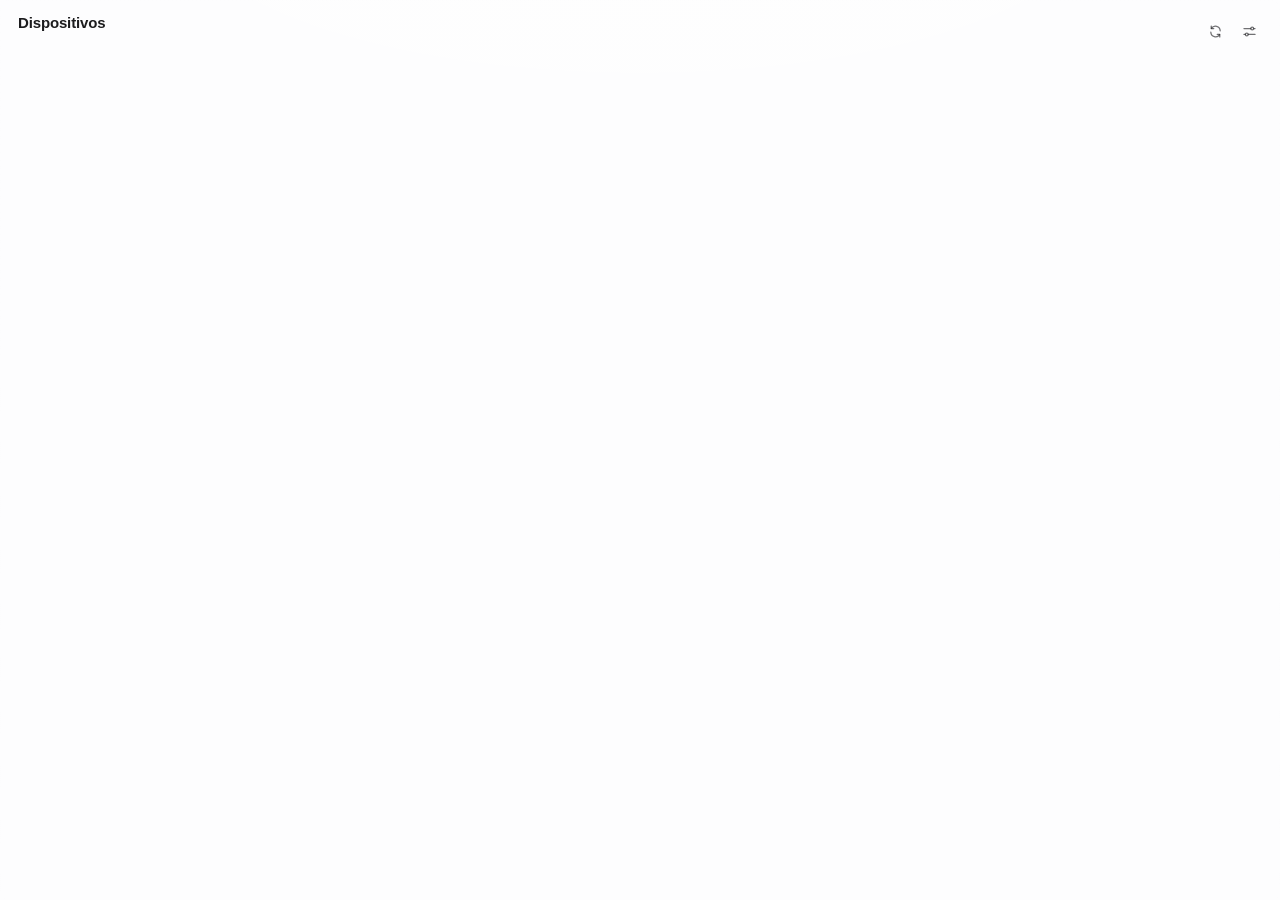
<file: ui/index.html>
<!doctype html>
<html lang="pt-BR">
<head>
  <meta charset="utf-8">
  <meta name="viewport" content="width=device-width, initial-scale=1">
  <title>Pulso</title>
  <link rel="stylesheet" href="style.css">
</head>
<body>
  <main id="panel" class="panel">
    <header class="head" data-tauri-drag-region>
      <div class="brand" data-tauri-drag-region>
        <span class="title" data-tauri-drag-region>Dispositivos</span>
        <span class="sub" id="summary" data-tauri-drag-region></span>
      </div>
      <div class="actions">
        <button class="icon-btn" id="btn-refresh" aria-label="Atualizar agora" title="Atualizar agora">
          <svg viewBox="0 0 20 20" aria-hidden="true"><path d="M15.5 9.2A5.6 5.6 0 0 0 5.2 6.4M4.5 10.8a5.6 5.6 0 0 0 10.3 2.8"/><path d="M5 3.6v2.9h2.9M15 16.4v-2.9h-2.9"/></svg>
        </button>
        <button class="icon-btn" id="btn-settings" aria-label="Ajustes" title="Ajustes" aria-expanded="false">
          <svg viewBox="0 0 20 20" aria-hidden="true"><path d="M3.5 6.5h8M15 6.5h1.5M3.5 13.5H5M8.5 13.5h8"/><circle cx="13.2" cy="6.5" r="1.7"/><circle cx="6.8" cy="13.5" r="1.7"/></svg>
        </button>
      </div>
    </header>

    <div class="views">
      <section id="list" class="list" aria-live="polite"></section>

      <section id="settings" class="settings" hidden>
        <label class="row"><span><b>Painel flutuante</b><small>Fica aberto na área de trabalho e pode ser arrastado</small></span>
          <input type="checkbox" class="switch" data-key="mode"></label>
        <label class="row" id="row-ontop"><span><b>Sempre visível</b><small>Mantém o painel flutuante acima das janelas</small></span>
          <input type="checkbox" class="switch" data-key="on_top"></label>
        <label class="row"><span><b>Porcentagem na bandeja</b><small>Um indicador por dispositivo ao lado do relógio</small></span>
          <input type="checkbox" class="switch" data-key="tray_icons"></label>
        <label class="row"><span><b>Iniciar com o Windows</b><small>Abre minimizado na bandeja</small></span>
          <input type="checkbox" class="switch" data-key="autostart"></label>
        <div class="row foot-row">
          <span class="version">Pulso 0.1</span>
          <button class="text-btn danger" id="btn-quit">Sair do Pulso</button>
        </div>
      </section>
    </div>
  </main>

  <template id="tpl-device">
    <article class="device">
      <div class="top">
        <div class="orb">
          <svg viewBox="0 0 48 48" aria-hidden="true">
            <circle class="ring-track" cx="24" cy="24" r="22.6"/>
            <circle class="ring" cx="24" cy="24" r="22.6" pathLength="100" transform="rotate(-90 24 24)"/>
            <circle class="bowl" cx="24" cy="24" r="19"/>
            <g class="water">
              <g class="lvl">
                <path class="wave back" d="M-48 4 C-40 1 -32 1 -24 4 S-8 7 0 4 S16 1 24 4 S40 7 48 4 S64 1 72 4 S88 7 96 4 V60 H-48 Z"/>
                <path class="wave front" d="M-48 4 C-40 7 -32 7 -24 4 S-8 1 0 4 S16 7 24 4 S40 1 48 4 S64 7 72 4 S88 1 96 4 V60 H-48 Z"/>
              </g>
            </g>
            <circle class="rim" cx="24" cy="24" r="19"/>
            <path class="gloss" d="M11.5 19.5a13.5 13.5 0 0 1 17-10.6a17 17 0 0 0-17 10.6z"/>
            <g class="glyph"></g>
          </svg>
        </div>
        <div class="meta">
          <div class="name"></div>
          <div class="status"></div>
        </div>
        <div class="pct"><span class="num"></span><span class="sym">%</span></div>
      </div>
      <dl class="stats"></dl>
    </article>
  </template>

  <script src="app.js"></script>
</body>
</html>
</file>
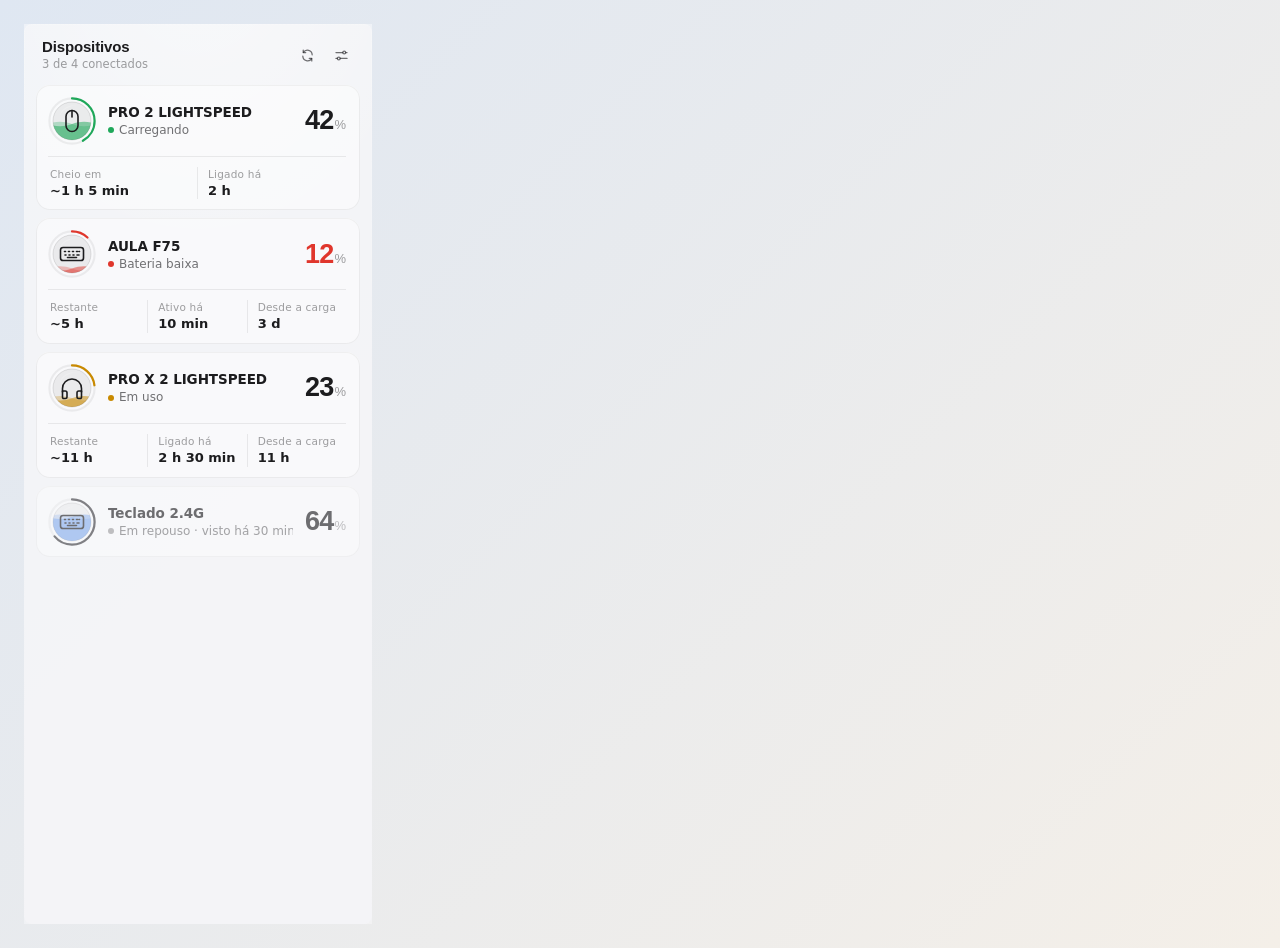
<file: dev/preview.html>
<!doctype html>
<html lang="pt-BR">
<head>
<meta charset="utf-8">
<title>Pulso preview</title>
<!-- Dev-only: renders the panel UI with mock devices in a normal browser (light theme, edge states). -->
<link rel="stylesheet" href="../ui/style.css">
<style>
  html { background: linear-gradient(135deg, #dfe7f2, #f4efe8) !important; }
  body { width: 348px; margin: 24px !important; background: rgba(240,240,244,.75) !important; border-radius: 8px; overflow: visible !important; }
</style>
<script>
  const mockNow = Date.now() / 1000;
  const mockDevices = [
    { id: "a", name: "PRO 2 LIGHTSPEED", kind: "mouse", online: true, percent: 42, charge: "charging", session_start: mockNow - 7200, session_observed: true, unplugged_at: null, last_seen: mockNow, remaining: null, to_full: 3900, confidence: .2, rated_hours: 95 },
    { id: "b", name: "AULA F75", kind: "keyboard", online: true, percent: 12, charge: "discharging", session_start: mockNow - 600, session_observed: false, unplugged_at: mockNow - 86400 * 3, last_seen: mockNow, remaining: 5 * 3600, to_full: null, confidence: .7, rated_hours: 60 },
    { id: "c", name: "PRO X 2 LIGHTSPEED", kind: "headset", online: true, percent: 23, charge: "discharging", session_start: mockNow - 9000, session_observed: true, unplugged_at: mockNow - 40000, last_seen: mockNow, remaining: 11 * 3600, to_full: null, confidence: .5, rated_hours: 50 },
    { id: "d", name: "Teclado 2.4G", kind: "keyboard", online: false, percent: 64, charge: "discharging", session_start: null, session_observed: false, unplugged_at: null, last_seen: mockNow - 1800, remaining: null, to_full: null, confidence: 0, rated_hours: 40 },
  ];
  window.__TAURI__ = {
    core: { invoke: async (cmd) => cmd === "snapshot" ? { devices: mockDevices, settings: { mode: "flyout", tray_icons: true, autostart: false, on_top: true }, now: mockNow } : null },
    event: { listen: async () => () => {} },
  };
</script>
</head>
<body>
<main id="panel" class="panel">
  <header class="head">
    <div class="brand"><span class="title">Dispositivos</span><span class="sub" id="summary"></span></div>
    <div class="actions">
      <button class="icon-btn" id="btn-refresh"><svg viewBox="0 0 20 20"><path d="M15.5 9.2A5.6 5.6 0 0 0 5.2 6.4M4.5 10.8a5.6 5.6 0 0 0 10.3 2.8"/><path d="M5 3.6v2.9h2.9M15 16.4v-2.9h-2.9"/></svg></button>
      <button class="icon-btn" id="btn-settings" aria-expanded="false"><svg viewBox="0 0 20 20"><path d="M3.5 6.5h8M15 6.5h1.5M3.5 13.5H5M8.5 13.5h8"/><circle cx="13.2" cy="6.5" r="1.7"/><circle cx="6.8" cy="13.5" r="1.7"/></svg></button>
    </div>
  </header>
  <div class="views"><section id="list" class="list"></section><section id="settings" class="settings" hidden><label class="row" id="row-ontop"><span><b>x</b></span><input type="checkbox" class="switch" data-key="on_top"></label><button id="btn-quit"></button></section></div>
</main>
<template id="tpl-device">
  <article class="device">
    <div class="top">
      <div class="orb">
        <svg viewBox="0 0 48 48">
          <circle class="ring-track" cx="24" cy="24" r="22.6"/>
          <circle class="ring" cx="24" cy="24" r="22.6" pathLength="100" transform="rotate(-90 24 24)"/>
          <circle class="bowl" cx="24" cy="24" r="19"/>
          <g class="water"><g class="lvl">
            <path class="wave back" d="M-48 4 C-40 1 -32 1 -24 4 S-8 7 0 4 S16 1 24 4 S40 7 48 4 S64 1 72 4 S88 7 96 4 V60 H-48 Z"/>
            <path class="wave front" d="M-48 4 C-40 7 -32 7 -24 4 S-8 1 0 4 S16 7 24 4 S40 1 48 4 S64 7 72 4 S88 1 96 4 V60 H-48 Z"/>
          </g></g>
          <circle class="rim" cx="24" cy="24" r="19"/>
          <path class="gloss" d="M11.5 19.5a13.5 13.5 0 0 1 17-10.6a17 17 0 0 0-17 10.6z"/>
          <g class="glyph"></g>
        </svg>
      </div>
      <div class="meta"><div class="name"></div><div class="status"></div></div>
      <div class="pct"><span class="num"></span><span class="sym">%</span></div>
    </div>
    <dl class="stats"></dl>
  </article>
</template>
<script src="../ui/app.js"></script>
</body>
</html>
</file>
<file: ui/style.css>
/* Pulso — glass panel over the Windows 11 acrylic backdrop.
   The window itself is DWM acrylic (real blur of the desktop); this layer adds tint,
   specular rim light and glass cards on top. */

:root {
  color-scheme: dark;
  --ink: #f5f5f7;
  --ink-2: rgba(245, 245, 247, .62);
  --ink-3: rgba(245, 245, 247, .40);
  --tint: rgba(16, 17, 21, .46);
  --sheen: rgba(255, 255, 255, .075);
  --card: rgba(255, 255, 255, .055);
  --card-hover: rgba(255, 255, 255, .085);
  --card-edge: rgba(255, 255, 255, .09);
  --card-light: rgba(255, 255, 255, .14);
  --hair: rgba(255, 255, 255, .07);
  --orb-track: rgba(255, 255, 255, .08);
  --orb-rim: rgba(255, 255, 255, .22);
  --level: #f2f2f4;
  --water: #a9c8ff;
  --charging: #34d07b;
  --low: #ff5a4f;
  --warn: #ffc043;
  --switch-off: rgba(255, 255, 255, .16);
  --focus: rgba(255, 255, 255, .55);
  --ease-spring: cubic-bezier(.2, .9, .22, 1.08);
  --ease-out: cubic-bezier(.16, 1, .3, 1);
}

@media (prefers-color-scheme: light) {
  :root:not([data-theme="dark"]) {
    color-scheme: light;
    --ink: #1c1c1e;
    --ink-2: rgba(28, 28, 30, .62);
    --ink-3: rgba(28, 28, 30, .42);
    --tint: rgba(250, 250, 252, .42);
    --sheen: rgba(255, 255, 255, .5);
    --card: rgba(255, 255, 255, .5);
    --card-hover: rgba(255, 255, 255, .68);
    --card-edge: rgba(0, 0, 0, .06);
    --card-light: rgba(255, 255, 255, .9);
    --hair: rgba(0, 0, 0, .07);
    --orb-track: rgba(0, 0, 0, .06);
    --orb-rim: rgba(0, 0, 0, .14);
    --level: #3a3a3f;
    --water: #4f8cf0;
    --charging: #1fa85a;
    --low: #e0362c;
    --warn: #c98a00;
    --switch-off: rgba(0, 0, 0, .14);
    --focus: rgba(0, 0, 0, .5);
  }
}

* { box-sizing: border-box; margin: 0; }

html, body {
  background: transparent;
  color: var(--ink);
  font: 13px/1.35 "Segoe UI Variable Text", "Segoe UI", system-ui, sans-serif;
  -webkit-font-smoothing: antialiased;
  user-select: none;
  cursor: default;
  overflow: hidden;
}

.panel {
  position: relative;
  padding: 14px 12px 12px;
  background:
    radial-gradient(120% 60% at 50% -10%, var(--sheen), transparent 60%),
    var(--tint);
  min-height: 100vh;
  transform-origin: 50% 100%;
}

/* specular rim: brighter on top edge, like light catching the glass lip */
.panel::before {
  content: "";
  position: absolute;
  inset: 0;
  border-radius: 8px;
  padding: 1px;
  background: linear-gradient(180deg, rgba(255, 255, 255, .22), rgba(255, 255, 255, .03) 40%, rgba(255, 255, 255, .07));
  -webkit-mask: linear-gradient(#000 0 0) content-box, linear-gradient(#000 0 0);
  -webkit-mask-composite: xor;
  mask-composite: exclude;
  pointer-events: none;
}

/* ---------- motion ---------- */

.panel.enter { animation: panel-in .42s var(--ease-spring) both; }
.panel.enter .device { animation: card-in .5s var(--ease-out) both; animation-delay: calc(var(--i, 0) * 45ms + 60ms); }
.panel.leave { animation: panel-out .14s ease-in both; }

@keyframes panel-in {
  from { opacity: 0; transform: translateY(14px) scale(.975); filter: blur(2px); }
  to { opacity: 1; transform: none; filter: none; }
}
@keyframes panel-out { to { opacity: 0; transform: translateY(8px) scale(.985); } }
@keyframes card-in { from { opacity: 0; transform: translateY(8px); } }

@media (prefers-reduced-motion: reduce) {
  *, *::before, *::after { animation-duration: 1ms !important; animation-iteration-count: 1 !important; transition-duration: 1ms !important; }
}

/* ---------- header ---------- */

.head {
  display: flex;
  align-items: center;
  justify-content: space-between;
  padding: 0 4px 12px 6px;
}
.brand { display: flex; flex-direction: column; gap: 1px; }
.title { font: 600 15px/1.2 "Segoe UI Variable Display", "Segoe UI", sans-serif; letter-spacing: -.01em; }
.sub { color: var(--ink-3); font-size: 11.5px; min-height: 15px; }

.actions { display: flex; gap: 4px; }
.icon-btn {
  width: 30px; height: 30px;
  display: grid; place-items: center;
  border: 0; border-radius: 9px;
  background: transparent;
  color: var(--ink-2);
  transition: background .2s, color .2s, transform .2s var(--ease-spring);
}
.icon-btn svg { width: 17px; height: 17px; fill: none; stroke: currentColor; stroke-width: 1.5; stroke-linecap: round; stroke-linejoin: round; }
.icon-btn:hover { background: var(--card-hover); color: var(--ink); }
.icon-btn:active { transform: scale(.92); }
.icon-btn[aria-expanded="true"] { background: var(--card-hover); color: var(--ink); }
.icon-btn.spin svg { animation: spin .7s var(--ease-out); }
@keyframes spin { to { transform: rotate(360deg); } }

:focus-visible { outline: 1.5px solid var(--focus); outline-offset: 2px; }

/* ---------- views ---------- */

.views { position: relative; }
.list, .settings { display: flex; flex-direction: column; gap: 8px; }
.settings[hidden], .list[hidden] { display: none; }
.views .swap-in { animation: swap .32s var(--ease-out) both; }
@keyframes swap { from { opacity: 0; transform: translateX(10px); } }

/* ---------- device card ---------- */

.device {
  --c: var(--level);
  --liquid: var(--water);
  position: relative;
  padding: 12px 14px 11px 12px;
  border-radius: 14px;
  background: var(--card);
  box-shadow: inset 0 0 0 1px var(--card-edge), inset 0 1px 0 var(--card-light);
  transition: background .25s, opacity .4s;
}
.device:hover { background: var(--card-hover); }
.device[data-state="charging"], .device[data-state="full"] { --c: var(--charging); --liquid: var(--charging); }
.device[data-state="low"] { --c: var(--low); --liquid: var(--low); }
.device[data-state="warn"] { --c: var(--warn); --liquid: var(--warn); }
.device.offline { opacity: .62; }

.top { display: flex; align-items: center; gap: 12px; }

.orb { width: 48px; height: 48px; flex: none; }
.orb svg { width: 100%; height: 100%; overflow: visible; }
.orb .ring-track { fill: none; stroke: var(--orb-track); stroke-width: 2.2; }
.orb .ring {
  fill: none; stroke: var(--c); stroke-width: 2.2; stroke-linecap: round;
  stroke-dasharray: 0 100;
  transition: stroke-dasharray 1.1s var(--ease-out), stroke .4s;
}
.orb .bowl { fill: var(--orb-track); }
.orb .rim { fill: none; stroke: var(--orb-rim); stroke-width: .8; }
.orb .gloss { fill: #fff; opacity: .22; }
.orb .lvl { transition: transform 1.1s var(--ease-out); }
.orb .wave { fill: var(--liquid); animation: drift 3.8s linear infinite; }
.orb .wave.back { opacity: .28; animation-duration: 5.6s; animation-direction: reverse; }
.orb .wave.front { opacity: .5; }
.device[data-state="charging"] .wave { animation-duration: 1.6s; }
.device[data-state="charging"] .wave.back { animation-duration: 2.3s; }
.device.offline .wave { animation-play-state: paused; }
@keyframes drift { to { transform: translateX(48px); } }
.orb .glyph { fill: none; stroke: var(--ink); stroke-width: 1.6; stroke-linecap: round; stroke-linejoin: round; }

.meta { min-width: 0; flex: 1; }
.name { font-weight: 600; font-size: 13.5px; white-space: nowrap; overflow: hidden; text-overflow: ellipsis; letter-spacing: -.005em; }
.status { color: var(--ink-2); font-size: 12px; margin-top: 1px; white-space: nowrap; overflow: hidden; text-overflow: ellipsis; display: flex; align-items: center; gap: 5px; }
.status .dot { width: 6px; height: 6px; border-radius: 50%; background: var(--c); flex: none; }
.device[data-state="charging"] .status .dot { animation: breathe 1.8s ease-in-out infinite; }
.device.offline .status .dot { background: var(--ink-3); }
@keyframes breathe { 50% { opacity: .35; transform: scale(.8); } }

.pct { display: flex; align-items: baseline; font-family: "Segoe UI Variable Display", "Segoe UI", sans-serif; font-variant-numeric: tabular-nums; }
.pct .num { font-size: 27px; font-weight: 600; letter-spacing: -.03em; line-height: 1; }
.pct .sym { font-size: 13px; color: var(--ink-3); margin-left: 1px; font-weight: 500; }
.device[data-state="low"] .pct .num { color: var(--low); }

.stats {
  display: grid;
  grid-template-columns: repeat(3, 1fr);
  margin-top: 11px;
  padding-top: 10px;
  border-top: 1px solid var(--hair);
}
.stats:empty { display: none; }
.stats div { min-width: 0; padding: 0 2px; }
.stats div + div { padding-left: 10px; border-left: 1px solid var(--hair); }
.stats dt { color: var(--ink-3); font-size: 10.5px; letter-spacing: .02em; white-space: nowrap; overflow: hidden; text-overflow: ellipsis; }
.stats dd { font-size: 13px; font-weight: 600; font-variant-numeric: tabular-nums; margin-top: 1px; white-space: nowrap; }
.stats dd small { font-weight: 400; color: var(--ink-3); font-size: 11px; margin-left: 2px; }

.empty {
  padding: 28px 12px 30px;
  text-align: center;
  color: var(--ink-2);
  border-radius: 14px;
  background: var(--card);
  box-shadow: inset 0 0 0 1px var(--card-edge);
}
.empty b { display: block; color: var(--ink); font-weight: 600; margin-bottom: 3px; }
.empty .ring { width: 26px; height: 26px; margin: 0 auto 12px; border-radius: 50%; border: 2px solid var(--hair); border-top-color: var(--ink-2); animation: spin 1s linear infinite; }

/* ---------- settings ---------- */

.settings .row {
  display: flex; align-items: center; justify-content: space-between; gap: 14px;
  padding: 11px 12px 11px 14px;
  border-radius: 14px;
  background: var(--card);
  box-shadow: inset 0 0 0 1px var(--card-edge), inset 0 1px 0 var(--card-light);
}
.settings .row span { display: flex; flex-direction: column; gap: 1px; min-width: 0; }
.settings b { font-weight: 600; font-size: 13px; }
.settings small { color: var(--ink-3); font-size: 11.5px; }
.settings .row.disabled { opacity: .45; pointer-events: none; }
.foot-row { background: transparent !important; box-shadow: none !important; padding-top: 4px !important; }
.version { color: var(--ink-3); font-size: 11.5px; }

.switch {
  appearance: none;
  flex: none;
  width: 38px; height: 22px;
  border-radius: 11px;
  background: var(--switch-off);
  position: relative;
  transition: background .25s;
}
.switch::after {
  content: "";
  position: absolute; top: 2px; left: 2px;
  width: 18px; height: 18px; border-radius: 50%;
  background: #fff;
  box-shadow: 0 1px 3px rgba(0, 0, 0, .3);
  transition: transform .32s var(--ease-spring);
}
.switch:checked { background: var(--charging); }
.switch:checked::after { transform: translateX(16px); }

.text-btn {
  border: 0; background: transparent; color: var(--ink-2);
  font: inherit; font-size: 12.5px; padding: 6px 10px; border-radius: 8px;
}
.text-btn:hover { background: var(--card-hover); color: var(--ink); }
.text-btn.danger:hover { color: var(--low); }
</file>
